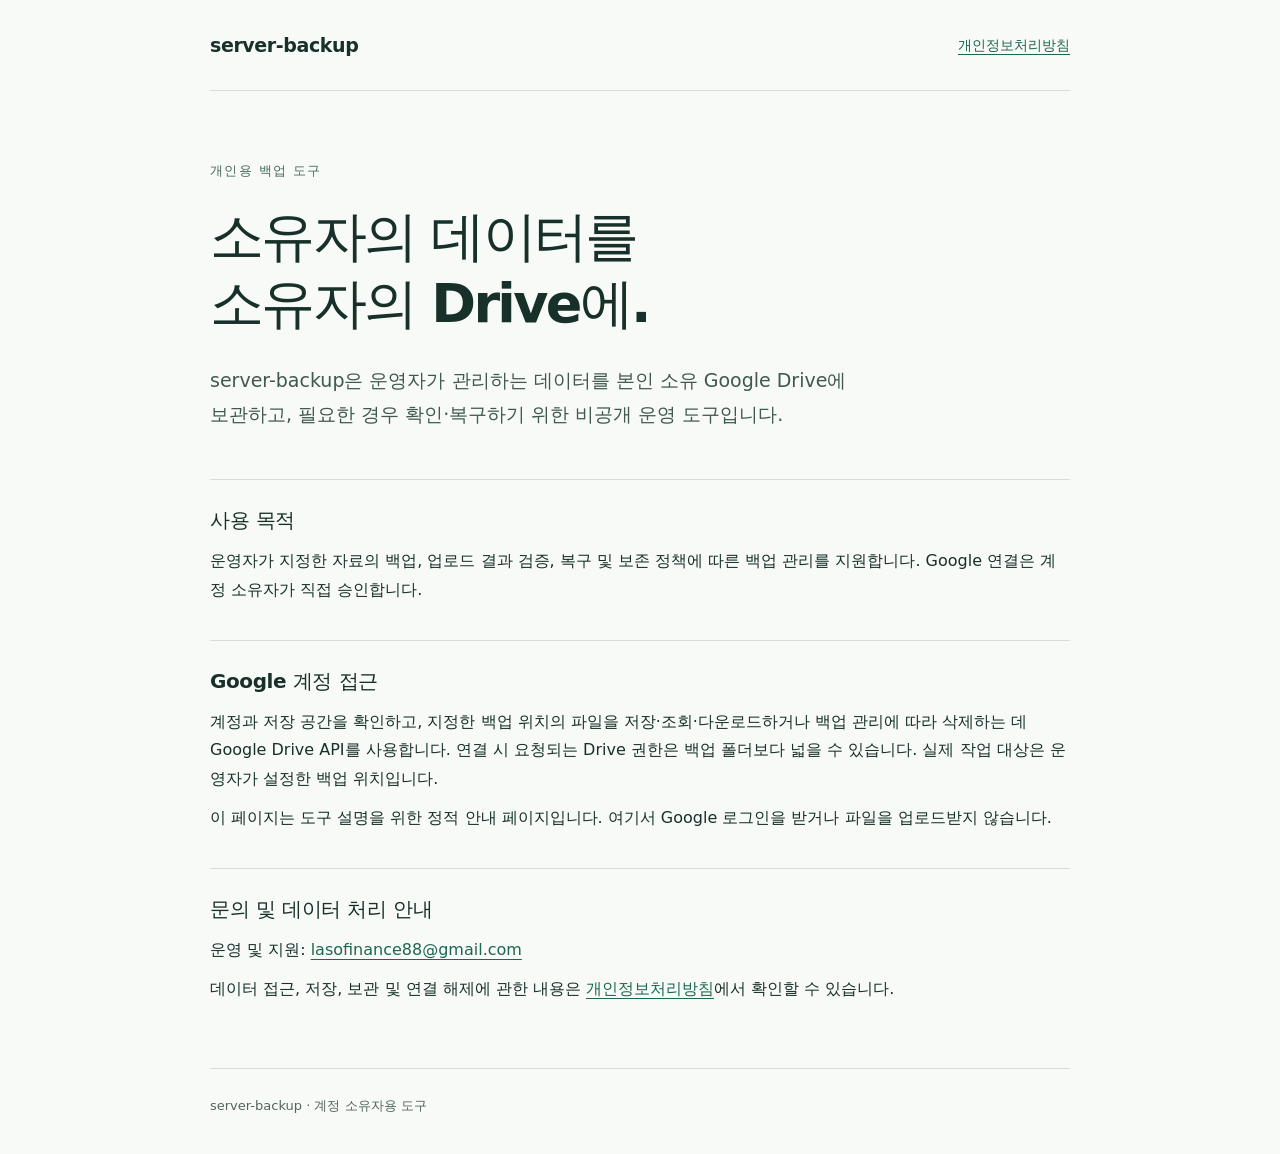
<file: index.html>
<!doctype html>
<html lang="ko">
<head>
  <meta charset="utf-8">
  <meta name="viewport" content="width=device-width, initial-scale=1">
  <meta name="referrer" content="no-referrer">
  <meta name="description" content="server-backup 개인용 Google Drive 백업 도구 안내">
  <title>server-backup · 백업 도구 안내</title>
  <link rel="stylesheet" href="style.css">
</head>
<body>
  <header><a class="brand" href="index.html">server-backup</a><nav aria-label="주요 메뉴"><a href="privacy.html">개인정보처리방침</a></nav></header>
  <main>
    <p class="eyebrow">개인용 백업 도구</p>
    <h1>소유자의 데이터를<br>소유자의 Drive에.</h1>
    <p class="lead">server-backup은 운영자가 관리하는 데이터를 본인 소유 Google Drive에 보관하고, 필요한 경우 확인·복구하기 위한 비공개 운영 도구입니다.</p>
    <section aria-labelledby="purpose"><h2 id="purpose">사용 목적</h2><p>운영자가 지정한 자료의 백업, 업로드 결과 검증, 복구 및 보존 정책에 따른 백업 관리를 지원합니다. Google 연결은 계정 소유자가 직접 승인합니다.</p></section>
    <section aria-labelledby="access"><h2 id="access">Google 계정 접근</h2><p>계정과 저장 공간을 확인하고, 지정한 백업 위치의 파일을 저장·조회·다운로드하거나 백업 관리에 따라 삭제하는 데 Google Drive API를 사용합니다. 연결 시 요청되는 Drive 권한은 백업 폴더보다 넓을 수 있습니다. 실제 작업 대상은 운영자가 설정한 백업 위치입니다.</p><p>이 페이지는 도구 설명을 위한 정적 안내 페이지입니다. 여기서 Google 로그인을 받거나 파일을 업로드받지 않습니다.</p></section>
    <section aria-labelledby="contact"><h2 id="contact">문의 및 데이터 처리 안내</h2><p>운영 및 지원: <a href="mailto:lasofinance88@gmail.com">lasofinance88@gmail.com</a></p><p>데이터 접근, 저장, 보관 및 연결 해제에 관한 내용은 <a href="privacy.html">개인정보처리방침</a>에서 확인할 수 있습니다.</p></section>
  </main>
  <footer>server-backup · 계정 소유자용 도구</footer>
</body>
</html>
</file>
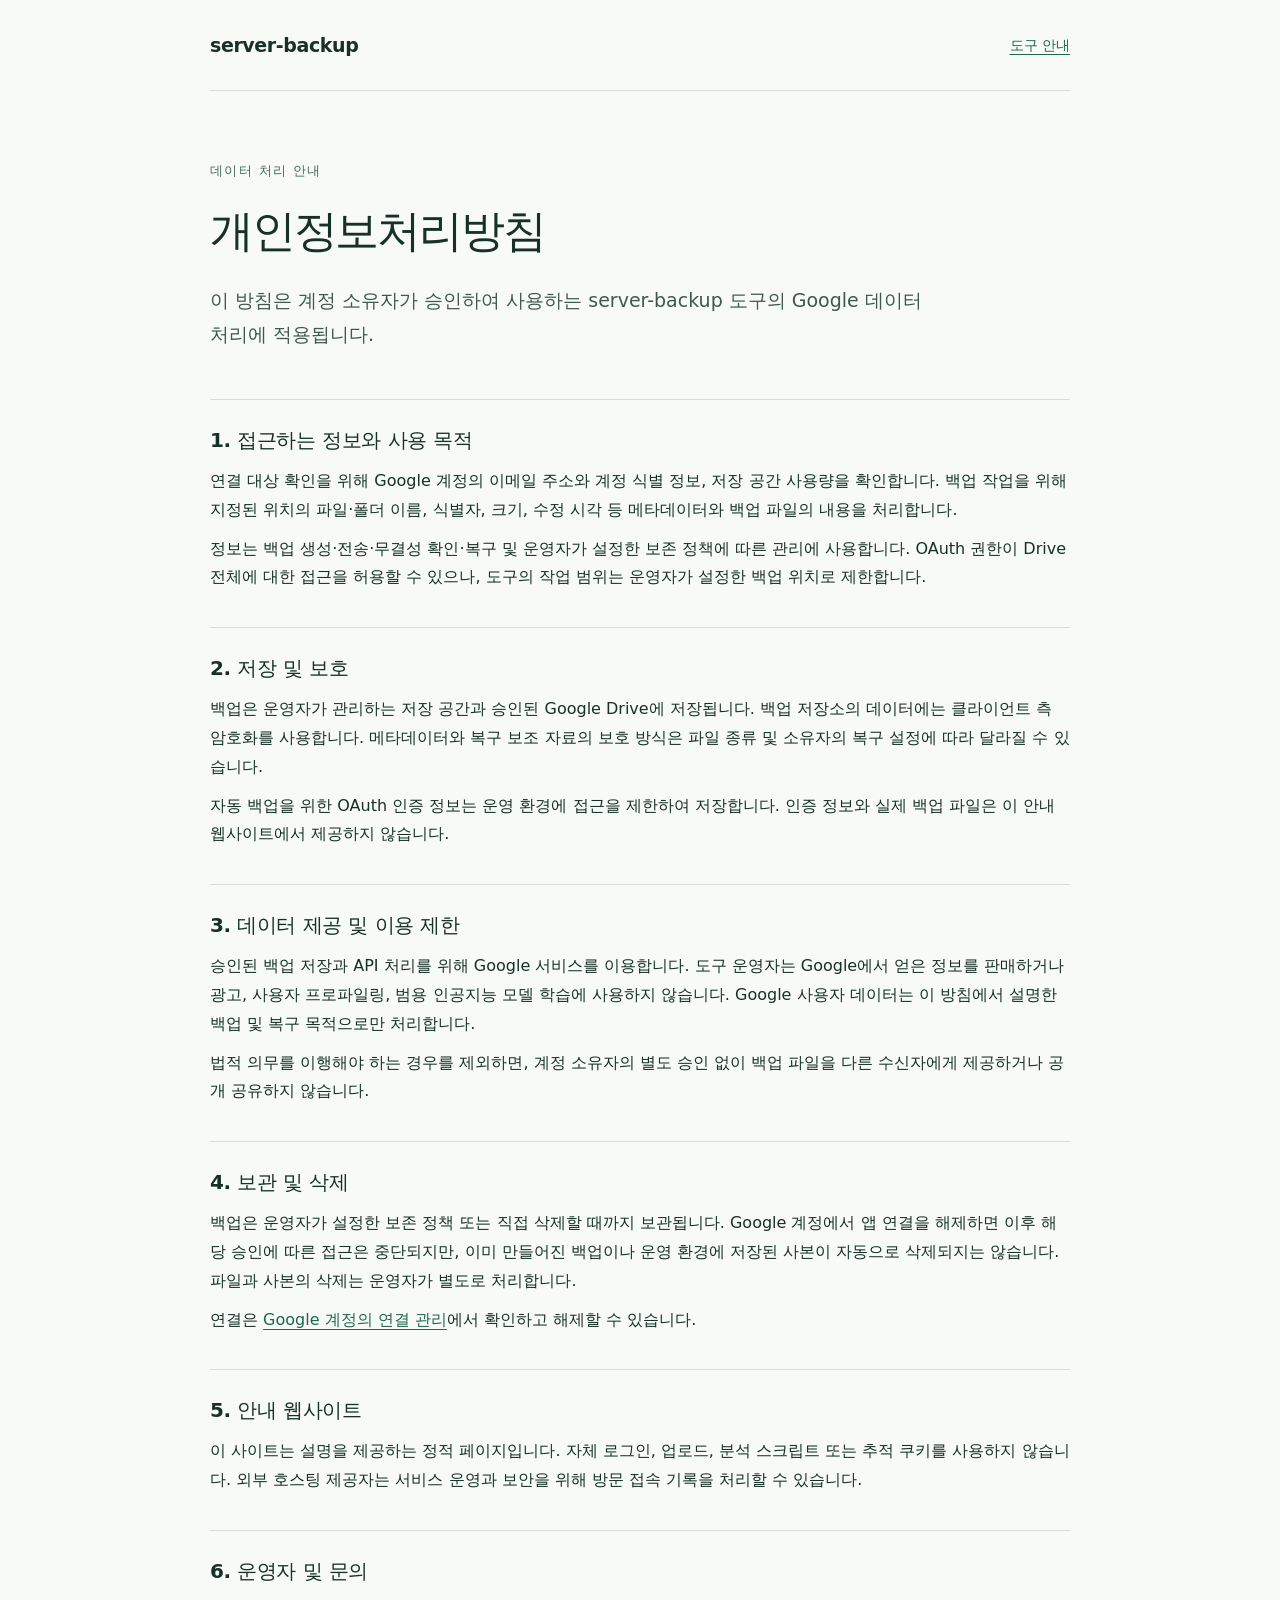
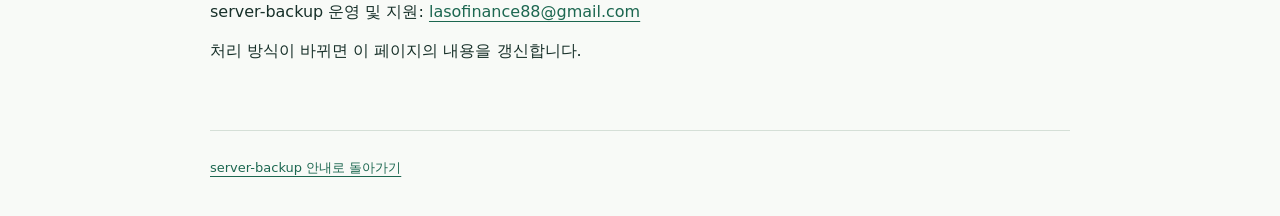
<file: privacy.html>
<!doctype html>
<html lang="ko">
<head>
  <meta charset="utf-8">
  <meta name="viewport" content="width=device-width, initial-scale=1">
  <meta name="referrer" content="no-referrer">
  <title>개인정보처리방침 · server-backup</title>
  <link rel="stylesheet" href="style.css">
</head>
<body>
  <header><a class="brand" href="index.html">server-backup</a><nav aria-label="주요 메뉴"><a href="index.html">도구 안내</a></nav></header>
  <main class="policy">
    <p class="eyebrow">데이터 처리 안내</p>
    <h1>개인정보처리방침</h1>
    <p class="lead">이 방침은 계정 소유자가 승인하여 사용하는 server-backup 도구의 Google 데이터 처리에 적용됩니다.</p>
    <section><h2>1. 접근하는 정보와 사용 목적</h2><p>연결 대상 확인을 위해 Google 계정의 이메일 주소와 계정 식별 정보, 저장 공간 사용량을 확인합니다. 백업 작업을 위해 지정된 위치의 파일·폴더 이름, 식별자, 크기, 수정 시각 등 메타데이터와 백업 파일의 내용을 처리합니다.</p><p>정보는 백업 생성·전송·무결성 확인·복구 및 운영자가 설정한 보존 정책에 따른 관리에 사용합니다. OAuth 권한이 Drive 전체에 대한 접근을 허용할 수 있으나, 도구의 작업 범위는 운영자가 설정한 백업 위치로 제한합니다.</p></section>
    <section><h2>2. 저장 및 보호</h2><p>백업은 운영자가 관리하는 저장 공간과 승인된 Google Drive에 저장됩니다. 백업 저장소의 데이터에는 클라이언트 측 암호화를 사용합니다. 메타데이터와 복구 보조 자료의 보호 방식은 파일 종류 및 소유자의 복구 설정에 따라 달라질 수 있습니다.</p><p>자동 백업을 위한 OAuth 인증 정보는 운영 환경에 접근을 제한하여 저장합니다. 인증 정보와 실제 백업 파일은 이 안내 웹사이트에서 제공하지 않습니다.</p></section>
    <section><h2>3. 데이터 제공 및 이용 제한</h2><p>승인된 백업 저장과 API 처리를 위해 Google 서비스를 이용합니다. 도구 운영자는 Google에서 얻은 정보를 판매하거나 광고, 사용자 프로파일링, 범용 인공지능 모델 학습에 사용하지 않습니다. Google 사용자 데이터는 이 방침에서 설명한 백업 및 복구 목적으로만 처리합니다.</p><p>법적 의무를 이행해야 하는 경우를 제외하면, 계정 소유자의 별도 승인 없이 백업 파일을 다른 수신자에게 제공하거나 공개 공유하지 않습니다.</p></section>
    <section><h2>4. 보관 및 삭제</h2><p>백업은 운영자가 설정한 보존 정책 또는 직접 삭제할 때까지 보관됩니다. Google 계정에서 앱 연결을 해제하면 이후 해당 승인에 따른 접근은 중단되지만, 이미 만들어진 백업이나 운영 환경에 저장된 사본이 자동으로 삭제되지는 않습니다. 파일과 사본의 삭제는 운영자가 별도로 처리합니다.</p><p>연결은 <a href="https://myaccount.google.com/connections" rel="noreferrer">Google 계정의 연결 관리</a>에서 확인하고 해제할 수 있습니다.</p></section>
    <section><h2>5. 안내 웹사이트</h2><p>이 사이트는 설명을 제공하는 정적 페이지입니다. 자체 로그인, 업로드, 분석 스크립트 또는 추적 쿠키를 사용하지 않습니다. 외부 호스팅 제공자는 서비스 운영과 보안을 위해 방문 접속 기록을 처리할 수 있습니다.</p></section>
    <section><h2>6. 운영자 및 문의</h2><p>server-backup 운영 및 지원: <a href="mailto:lasofinance88@gmail.com">lasofinance88@gmail.com</a></p><p>처리 방식이 바뀌면 이 페이지의 내용을 갱신합니다.</p></section>
  </main>
  <footer><a href="index.html">server-backup 안내로 돌아가기</a></footer>
</body>
</html>
</file>
<file: style.css>
:root{color-scheme:light;font-family:system-ui,-apple-system,"Segoe UI",sans-serif;color:#173029;background:#f8faf7;font-synthesis:none}
*{box-sizing:border-box}
body{margin:0;line-height:1.8;overflow-wrap:anywhere}
header,main,footer{width:min(860px,calc(100% - 48px));margin-inline:auto}
header{display:flex;align-items:center;justify-content:space-between;gap:20px;padding:28px 0;border-bottom:1px solid #d5dfd7}
a{color:#1c6750;text-underline-offset:4px}
a:focus-visible{outline:3px solid #337855;outline-offset:5px}
.brand{color:#173029;font-size:19px;font-weight:750;text-decoration:none;letter-spacing:-.4px}
nav{font-size:14px}
main{padding:68px 0 30px}
.eyebrow{color:#476b59;font-size:13px;font-weight:700;letter-spacing:.1em;margin:0 0 20px}
h1{font-size:clamp(32px,6vw,54px);line-height:1.25;letter-spacing:-.05em;margin:0 0 25px;word-break:keep-all}
.lead{font-size:19px;max-width:720px;color:#40594c;margin:0 0 48px;word-break:keep-all}
section{padding:25px 0;border-top:1px solid #d5dfd7}
h2{font-size:20px;line-height:1.5;letter-spacing:-.02em;margin:0 0 12px}
p{margin:10px 0}
footer{font-size:13px;color:#516557;padding:25px 0 36px;border-top:1px solid #d5dfd7}
.policy h1{font-size:clamp(30px,5vw,44px)}
@media(max-width:480px){header,main,footer{width:calc(100% - 32px)}header{align-items:flex-start}main{padding-top:44px}.lead{font-size:17px}}
</file>
